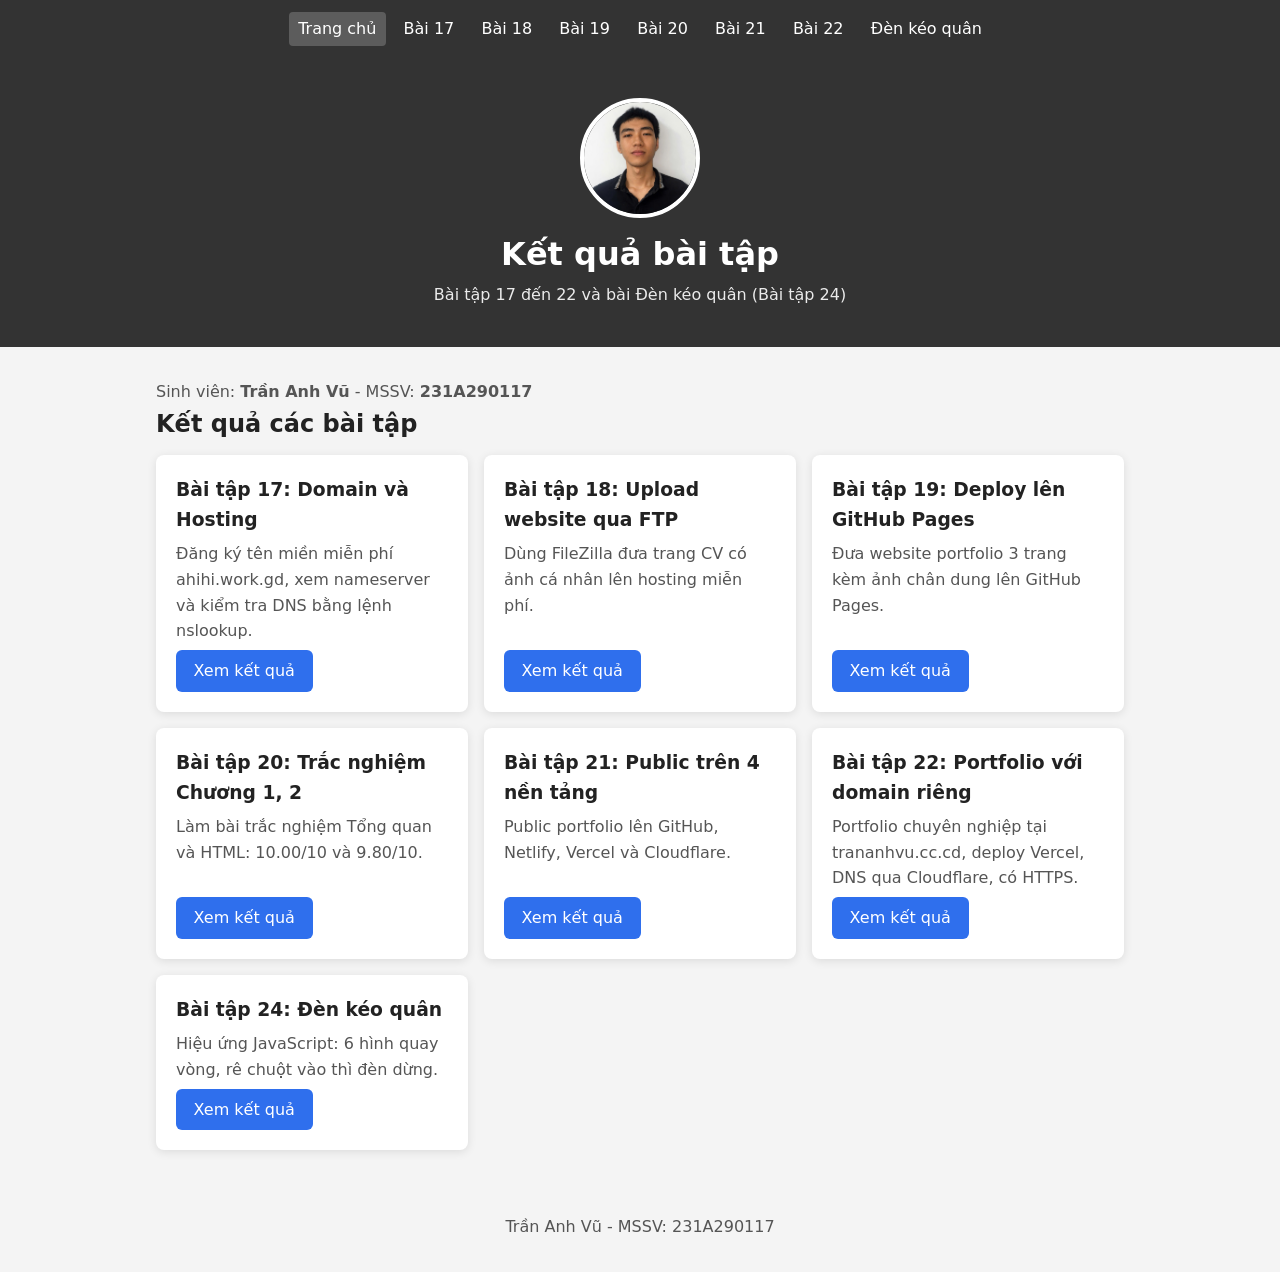
<file: index.html>
<!DOCTYPE html>
<html lang="vi">
<head>
    <meta charset="UTF-8">
    <meta name="viewport" content="width=device-width, initial-scale=1.0">
    <title>Kết quả bài tập - Trần Anh Vũ</title>
    <link rel="stylesheet" href="css/style.css">
</head>
<body>
    <nav>
        <a href="index.html" aria-current="page">Trang chủ</a>
        <a href="bai17.html">Bài 17</a>
        <a href="bai18.html">Bài 18</a>
        <a href="bai19.html">Bài 19</a>
        <a href="bai20.html">Bài 20</a>
        <a href="bai21.html">Bài 21</a>
        <a href="bai22.html">Bài 22</a>
        <a href="denkeoquan.html">Đèn kéo quân</a>
    </nav>

    <header>
        <img src="images/avatar.jpg" alt="Ảnh chân dung Trần Anh Vũ" class="avatar">
        <h1>Kết quả bài tập</h1>
        <p>Bài tập 17 đến 22 và bài Đèn kéo quân (Bài tập 24)</p>
    </header>

    <main>
        <p class="meta">Sinh viên: <strong><span class="student-name"></span></strong> - MSSV: <strong><span class="student-id"></span></strong></p>
        <h2>Kết quả các bài tập</h2>
        <div class="grid">
            <article class="card">
                <h3>Bài tập 17: Domain và Hosting</h3>
                <p>Đăng ký tên miền miễn phí ahihi.work.gd, xem nameserver và kiểm tra DNS bằng lệnh nslookup.</p>
                <a class="btn" href="bai17.html">Xem kết quả</a>
            </article>
            <article class="card">
                <h3>Bài tập 18: Upload website qua FTP</h3>
                <p>Dùng FileZilla đưa trang CV có ảnh cá nhân lên hosting miễn phí.</p>
                <a class="btn" href="bai18.html">Xem kết quả</a>
            </article>
            <article class="card">
                <h3>Bài tập 19: Deploy lên GitHub Pages</h3>
                <p>Đưa website portfolio 3 trang kèm ảnh chân dung lên GitHub Pages.</p>
                <a class="btn" href="bai19.html">Xem kết quả</a>
            </article>
            <article class="card">
                <h3>Bài tập 20: Trắc nghiệm Chương 1, 2</h3>
                <p>Làm bài trắc nghiệm Tổng quan và HTML: 10.00/10 và 9.80/10.</p>
                <a class="btn" href="bai20.html">Xem kết quả</a>
            </article>
            <article class="card">
                <h3>Bài tập 21: Public trên 4 nền tảng</h3>
                <p>Public portfolio lên GitHub, Netlify, Vercel và Cloudflare.</p>
                <a class="btn" href="bai21.html">Xem kết quả</a>
            </article>
            <article class="card">
                <h3>Bài tập 22: Portfolio với domain riêng</h3>
                <p>Portfolio chuyên nghiệp tại trananhvu.cc.cd, deploy Vercel, DNS qua Cloudflare, có HTTPS.</p>
                <a class="btn" href="bai22.html">Xem kết quả</a>
            </article>
            <article class="card">
                <h3>Bài tập 24: Đèn kéo quân</h3>
                <p>Hiệu ứng JavaScript: 6 hình quay vòng, rê chuột vào thì đèn dừng.</p>
                <a class="btn" href="denkeoquan.html">Xem kết quả</a>
            </article>
        </div>
    </main>

    <footer><span class="student-name"></span> - MSSV: <span class="student-id"></span></footer>

    <script src="js/config.js"></script>
    <script src="js/script.js"></script>
</body>
</html>
</file>
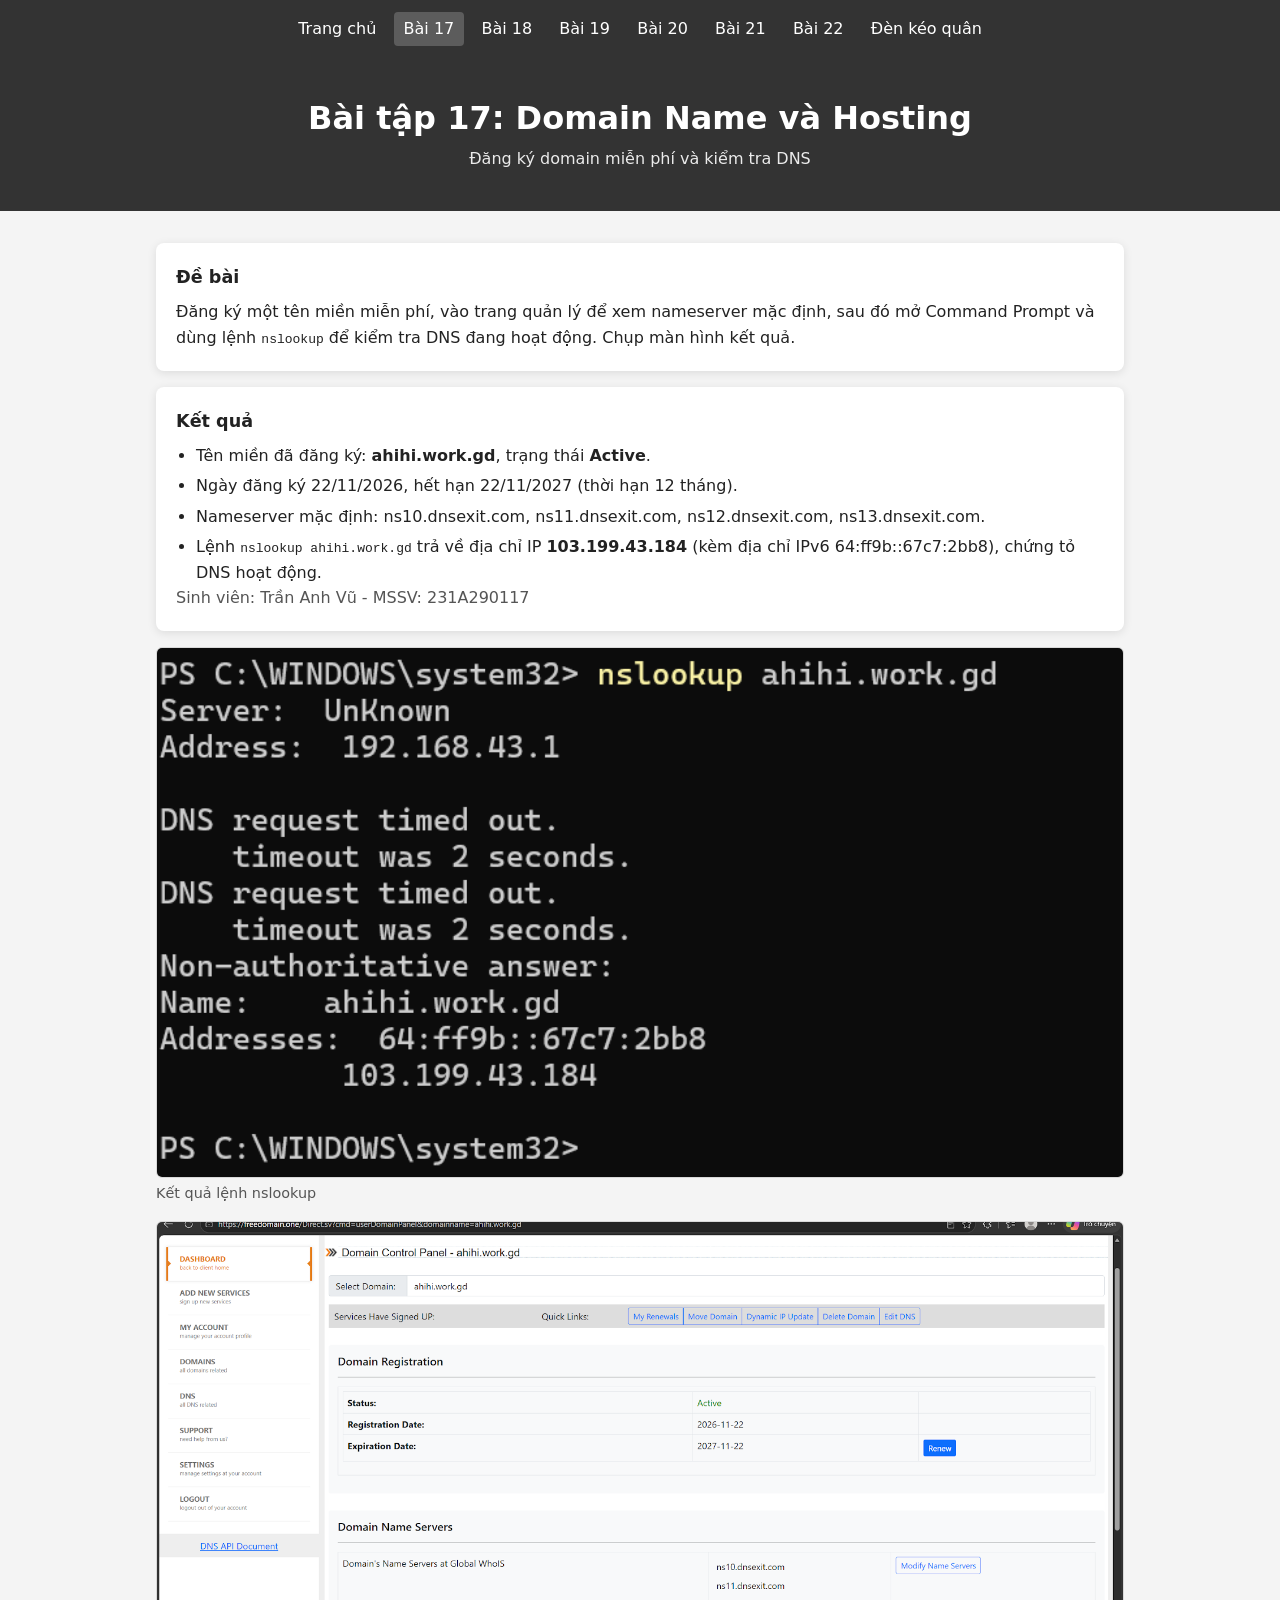
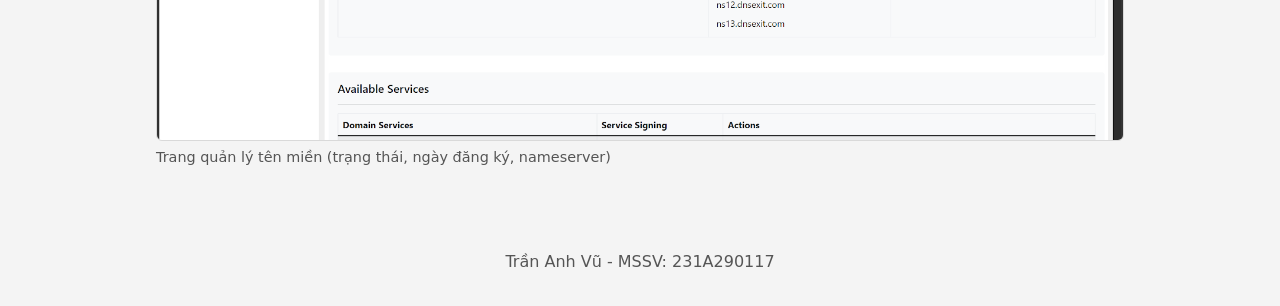
<file: bai17.html>
<!DOCTYPE html>
<html lang="vi">
<head>
    <meta charset="UTF-8">
    <meta name="viewport" content="width=device-width, initial-scale=1.0">
    <title>Bài tập 17 - Domain Name và Hosting</title>
    <link rel="stylesheet" href="css/style.css">
</head>
<body>
    <nav>
        <a href="index.html">Trang chủ</a>
        <a href="bai17.html" aria-current="page">Bài 17</a>
        <a href="bai18.html">Bài 18</a>
        <a href="bai19.html">Bài 19</a>
        <a href="bai20.html">Bài 20</a>
        <a href="bai21.html">Bài 21</a>
        <a href="bai22.html">Bài 22</a>
        <a href="denkeoquan.html">Đèn kéo quân</a>
    </nav>

    <header>
        <h1>Bài tập 17: Domain Name và Hosting</h1>
        <p>Đăng ký domain miễn phí và kiểm tra DNS</p>
    </header>

    <main>
        <div class="card">
            <h2>Đề bài</h2>
            <p>Đăng ký một tên miền miễn phí, vào trang quản lý để xem nameserver mặc định, sau đó mở Command Prompt và dùng lệnh <code>nslookup</code> để kiểm tra DNS đang hoạt động. Chụp màn hình kết quả.</p>
        </div>

        <div class="card">
            <h2>Kết quả</h2>
            <ul>
                <li>Tên miền đã đăng ký: <strong>ahihi.work.gd</strong>, trạng thái <strong>Active</strong>.</li>
                <li>Ngày đăng ký 22/11/2026, hết hạn 22/11/2027 (thời hạn 12 tháng).</li>
                <li>Nameserver mặc định: ns10.dnsexit.com, ns11.dnsexit.com, ns12.dnsexit.com, ns13.dnsexit.com.</li>
                <li>Lệnh <code>nslookup ahihi.work.gd</code> trả về địa chỉ IP <strong>103.199.43.184</strong> (kèm địa chỉ IPv6 64:ff9b::67c7:2bb8), chứng tỏ DNS hoạt động.</li>
            </ul>
            <p class="meta">Sinh viên: <span class="student-name"></span> - MSSV: <span class="student-id"></span></p>
        </div>

        <figure>
            <img data-shot src="images/bai17-nslookup.png" alt="Kết quả lệnh nslookup ahihi.work.gd">
            <figcaption>Kết quả lệnh nslookup</figcaption>
        </figure>
        <figure>
            <img data-shot src="images/bai17-domain.png" alt="Trang quản lý tên miền ahihi.work.gd">
            <figcaption>Trang quản lý tên miền (trạng thái, ngày đăng ký, nameserver)</figcaption>
        </figure>
    </main>

    <footer><span class="student-name"></span> - MSSV: <span class="student-id"></span></footer>

    <script src="js/config.js"></script>
    <script src="js/script.js"></script>
</body>
</html>
</file>
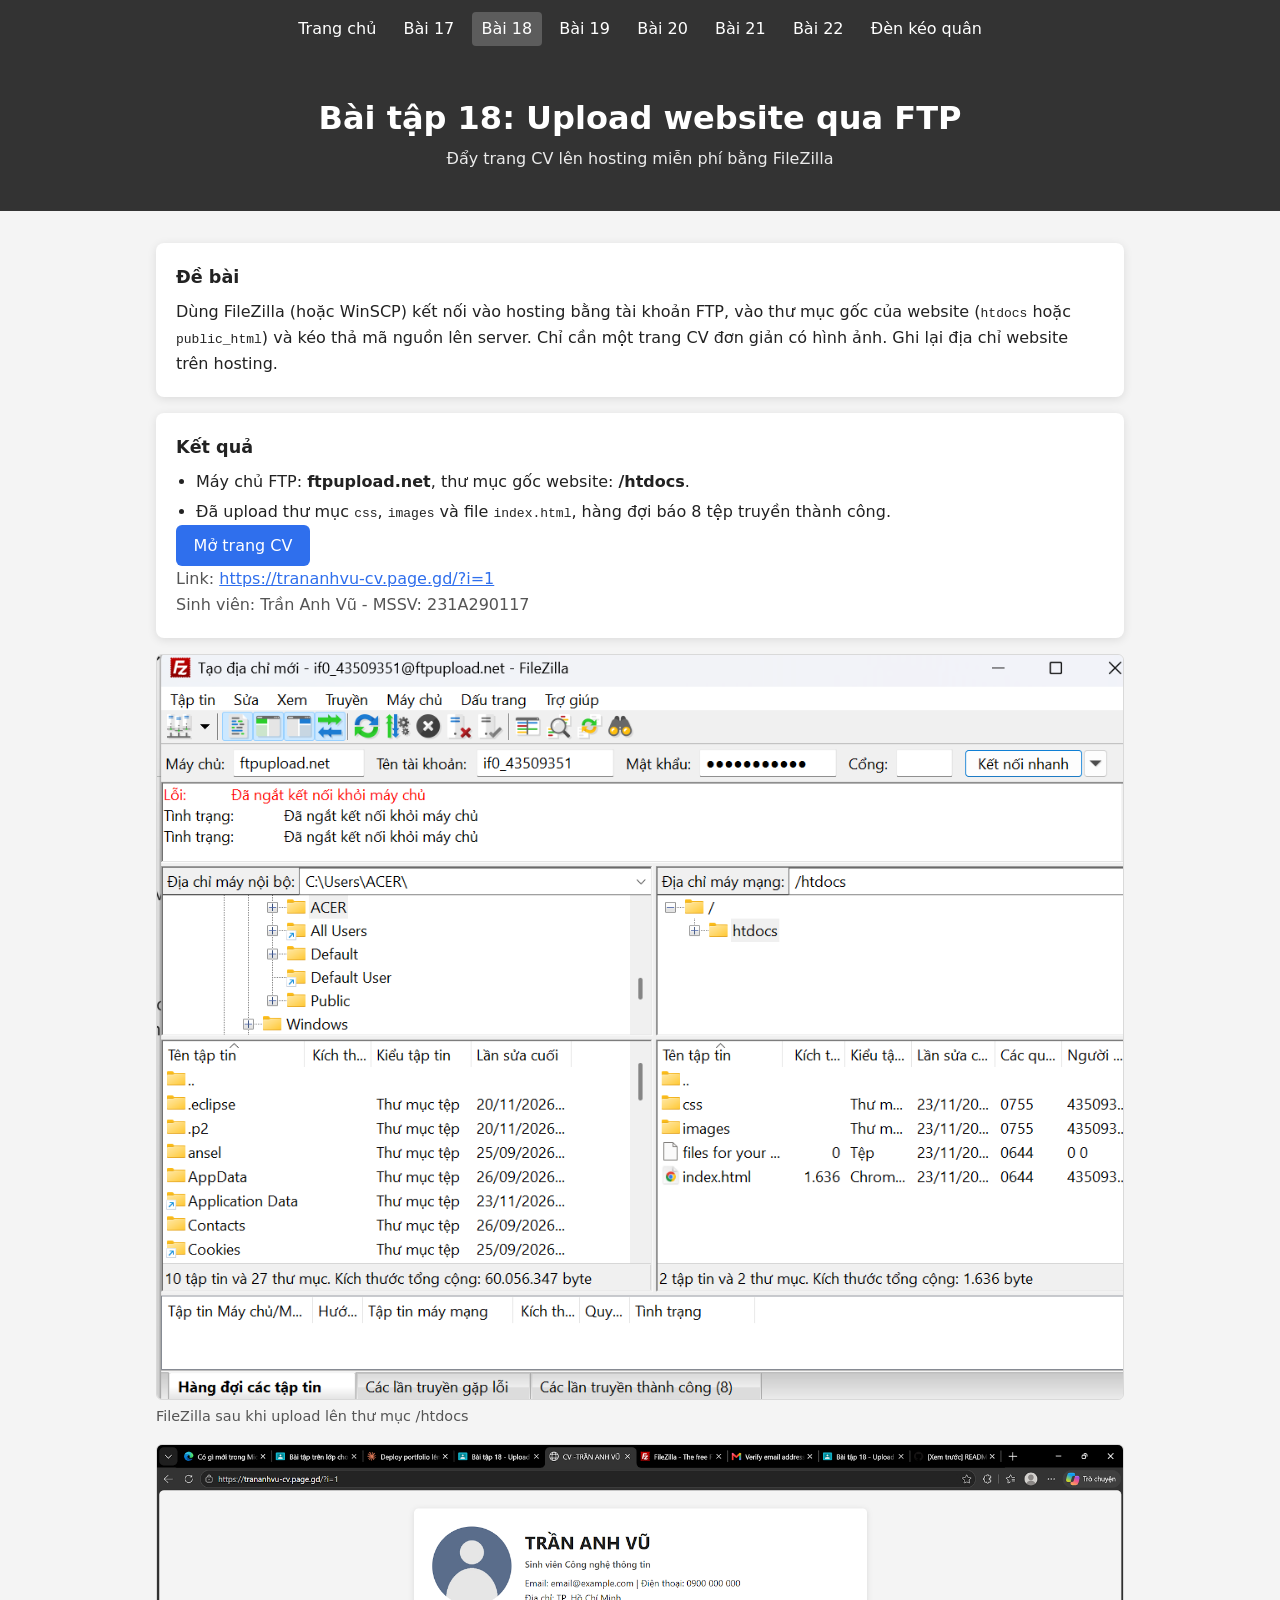
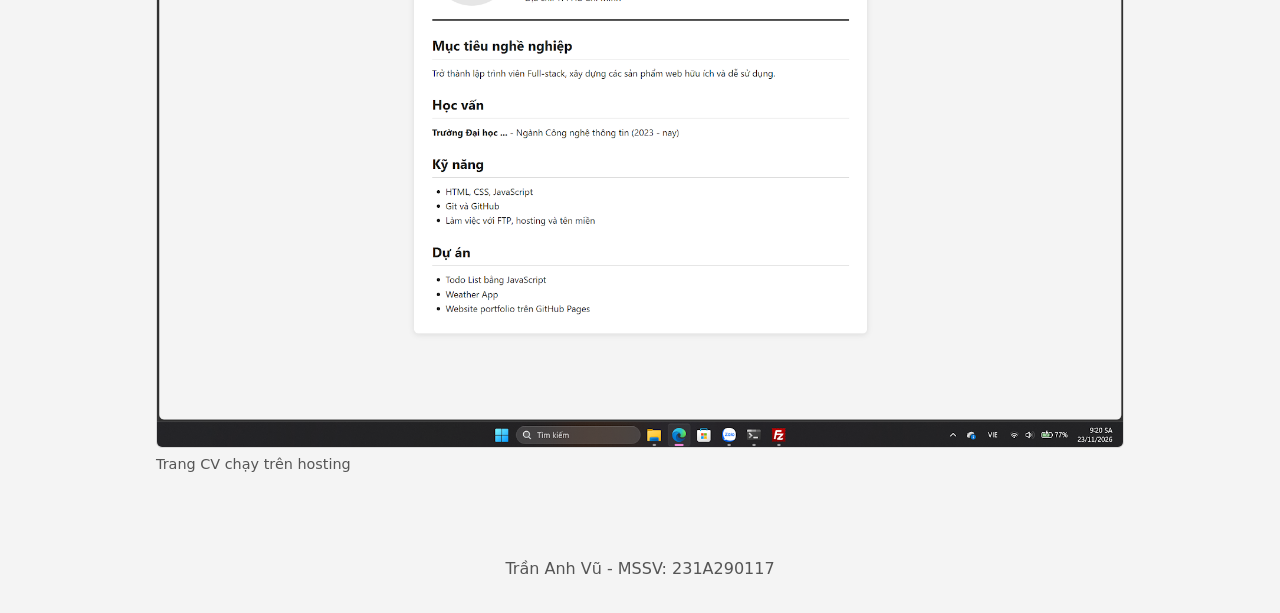
<file: bai18.html>
<!DOCTYPE html>
<html lang="vi">
<head>
    <meta charset="UTF-8">
    <meta name="viewport" content="width=device-width, initial-scale=1.0">
    <title>Bài tập 18 - Upload website qua FTP</title>
    <link rel="stylesheet" href="css/style.css">
</head>
<body>
    <nav>
        <a href="index.html">Trang chủ</a>
        <a href="bai17.html">Bài 17</a>
        <a href="bai18.html" aria-current="page">Bài 18</a>
        <a href="bai19.html">Bài 19</a>
        <a href="bai20.html">Bài 20</a>
        <a href="bai21.html">Bài 21</a>
        <a href="bai22.html">Bài 22</a>
        <a href="denkeoquan.html">Đèn kéo quân</a>
    </nav>

    <header>
        <h1>Bài tập 18: Upload website qua FTP</h1>
        <p>Đẩy trang CV lên hosting miễn phí bằng FileZilla</p>
    </header>

    <main>
        <div class="card">
            <h2>Đề bài</h2>
            <p>Dùng FileZilla (hoặc WinSCP) kết nối vào hosting bằng tài khoản FTP, vào thư mục gốc của website (<code>htdocs</code> hoặc <code>public_html</code>) và kéo thả mã nguồn lên server. Chỉ cần một trang CV đơn giản có hình ảnh. Ghi lại địa chỉ website trên hosting.</p>
        </div>

        <div class="card">
            <h2>Kết quả</h2>
            <ul>
                <li>Máy chủ FTP: <strong>ftpupload.net</strong>, thư mục gốc website: <strong>/htdocs</strong>.</li>
                <li>Đã upload thư mục <code>css</code>, <code>images</code> và file <code>index.html</code>, hàng đợi báo 8 tệp truyền thành công.</li>
            </ul>
            <p><a class="btn" href="https://trananhvu-cv.page.gd/?i=1" target="_blank" rel="noopener">Mở trang CV</a></p>
            <p class="meta">Link: <a href="https://trananhvu-cv.page.gd/?i=1" target="_blank" rel="noopener">https://trananhvu-cv.page.gd/?i=1</a></p>
            <p class="meta">Sinh viên: <span class="student-name"></span> - MSSV: <span class="student-id"></span></p>
        </div>

        <figure>
            <img data-shot src="images/bai18-filezilla.png" alt="FileZilla sau khi upload">
            <figcaption>FileZilla sau khi upload lên thư mục /htdocs</figcaption>
        </figure>
        <figure>
            <img data-shot src="images/bai18-web.png" alt="Trang CV trên hosting">
            <figcaption>Trang CV chạy trên hosting</figcaption>
        </figure>
    </main>

    <footer><span class="student-name"></span> - MSSV: <span class="student-id"></span></footer>

    <script src="js/config.js"></script>
    <script src="js/script.js"></script>
</body>
</html>
</file>
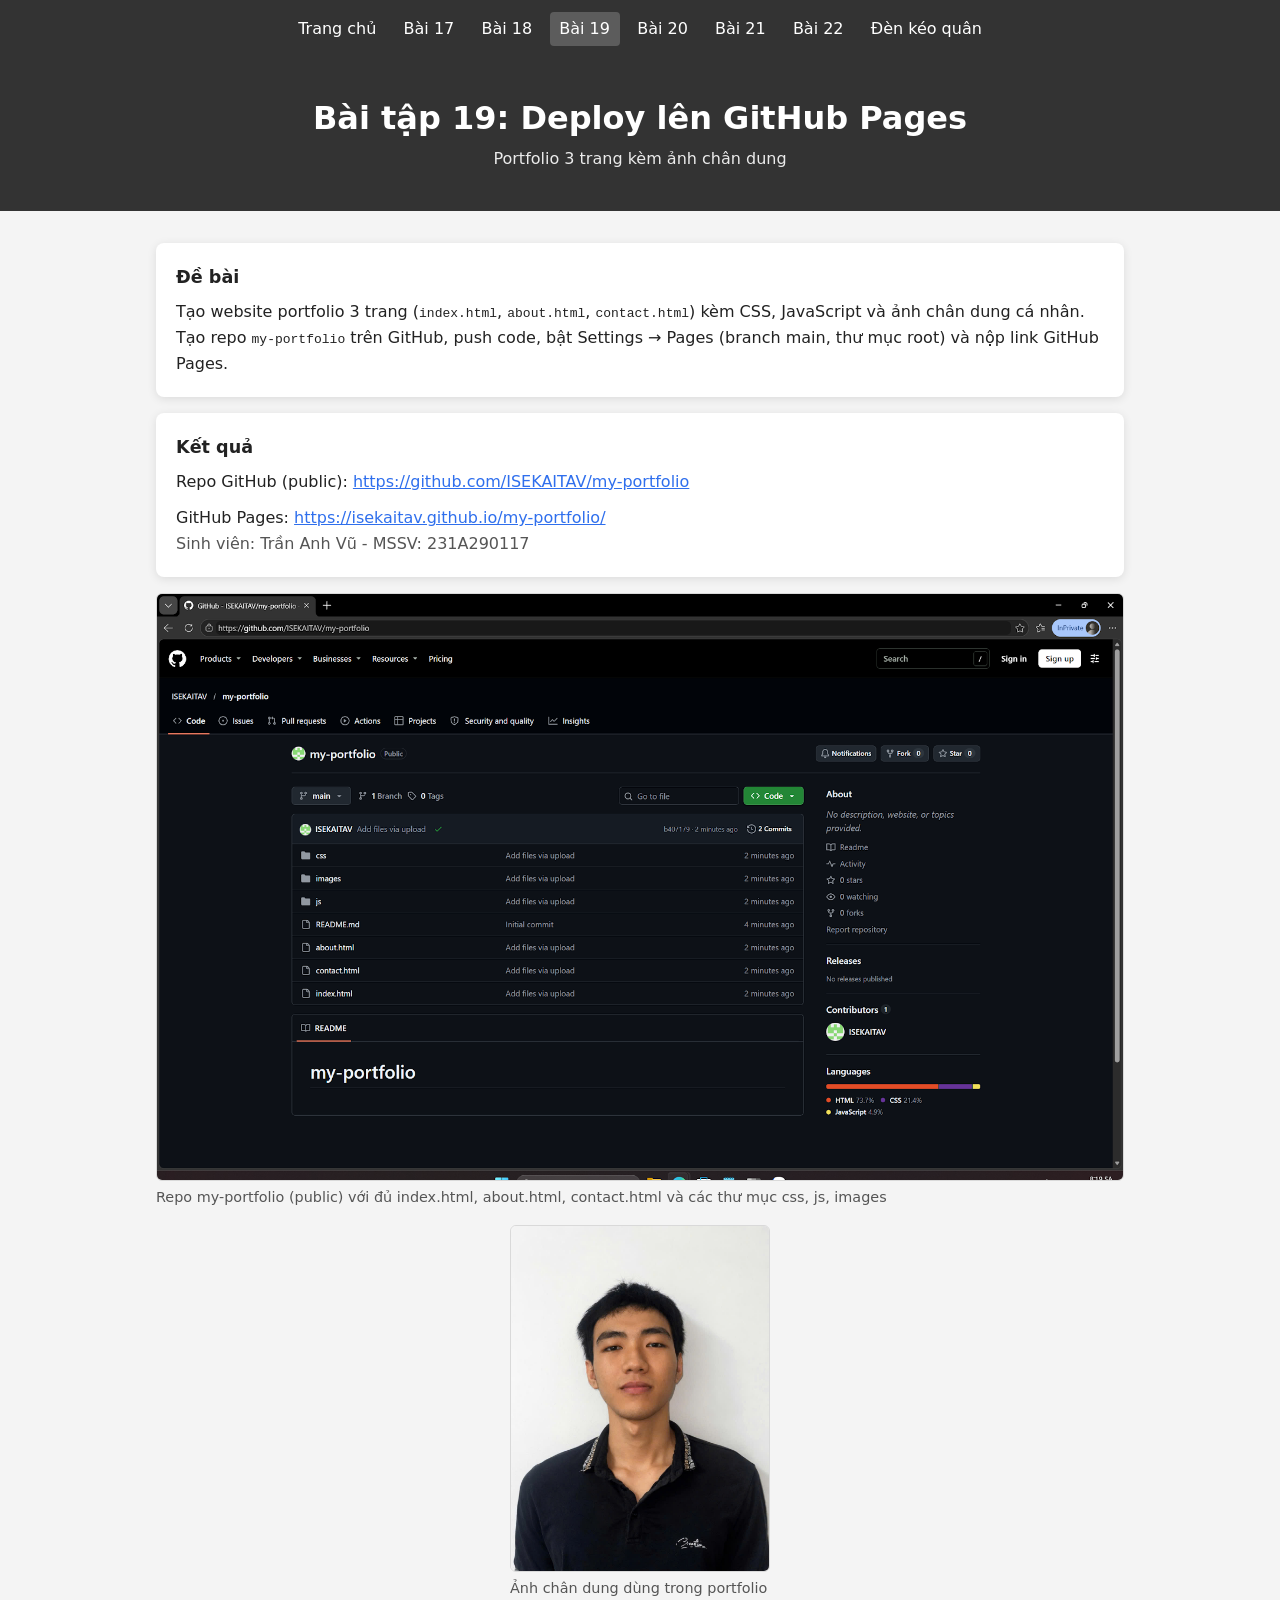
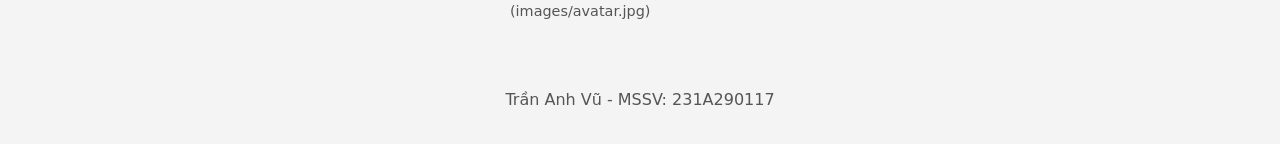
<file: bai19.html>
<!DOCTYPE html>
<html lang="vi">
<head>
    <meta charset="UTF-8">
    <meta name="viewport" content="width=device-width, initial-scale=1.0">
    <title>Bài tập 19 - Deploy lên GitHub Pages</title>
    <link rel="stylesheet" href="css/style.css">
</head>
<body>
    <nav>
        <a href="index.html">Trang chủ</a>
        <a href="bai17.html">Bài 17</a>
        <a href="bai18.html">Bài 18</a>
        <a href="bai19.html" aria-current="page">Bài 19</a>
        <a href="bai20.html">Bài 20</a>
        <a href="bai21.html">Bài 21</a>
        <a href="bai22.html">Bài 22</a>
        <a href="denkeoquan.html">Đèn kéo quân</a>
    </nav>

    <header>
        <h1>Bài tập 19: Deploy lên GitHub Pages</h1>
        <p>Portfolio 3 trang kèm ảnh chân dung</p>
    </header>

    <main>
        <div class="card">
            <h2>Đề bài</h2>
            <p>Tạo website portfolio 3 trang (<code>index.html</code>, <code>about.html</code>, <code>contact.html</code>) kèm CSS, JavaScript và ảnh chân dung cá nhân. Tạo repo <code>my-portfolio</code> trên GitHub, push code, bật Settings → Pages (branch main, thư mục root) và nộp link GitHub Pages.</p>
        </div>

        <div class="card">
            <h2>Kết quả</h2>
            <ul class="links">
                <li>Repo GitHub (public): <a href="https://github.com/ISEKAITAV/my-portfolio" target="_blank" rel="noopener">https://github.com/ISEKAITAV/my-portfolio</a></li>
                <li>GitHub Pages: <a href="https://isekaitav.github.io/my-portfolio/" target="_blank" rel="noopener">https://isekaitav.github.io/my-portfolio/</a></li>
            </ul>
            <p class="meta">Sinh viên: <span class="student-name"></span> - MSSV: <span class="student-id"></span></p>
        </div>

        <figure>
            <img data-shot src="images/bai19.png" alt="Repo my-portfolio trên GitHub">
            <figcaption>Repo my-portfolio (public) với đủ index.html, about.html, contact.html và các thư mục css, js, images</figcaption>
        </figure>
        <figure class="portrait">
            <img data-shot src="images/avatar.jpg" alt="Ảnh chân dung Trần Anh Vũ">
            <figcaption>Ảnh chân dung dùng trong portfolio (images/avatar.jpg)</figcaption>
        </figure>
    </main>

    <footer><span class="student-name"></span> - MSSV: <span class="student-id"></span></footer>

    <script src="js/config.js"></script>
    <script src="js/script.js"></script>
</body>
</html>
</file>
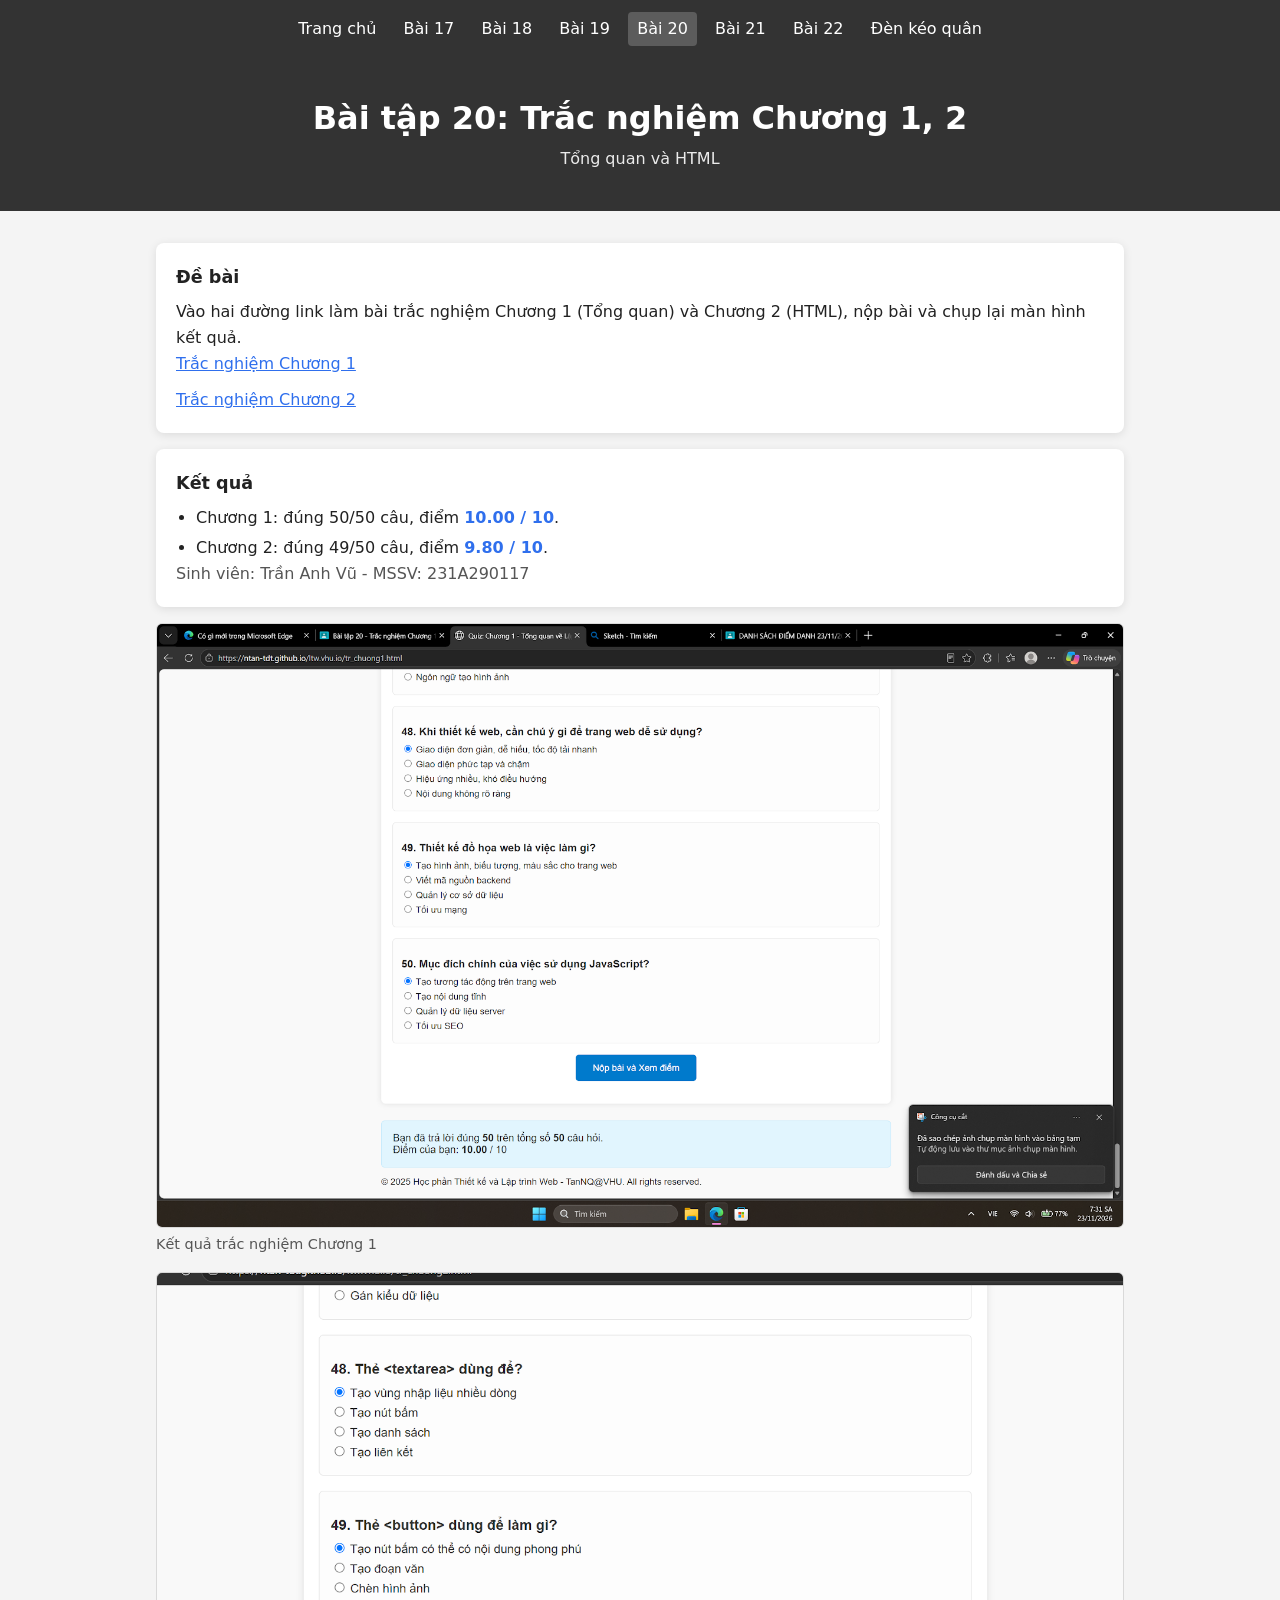
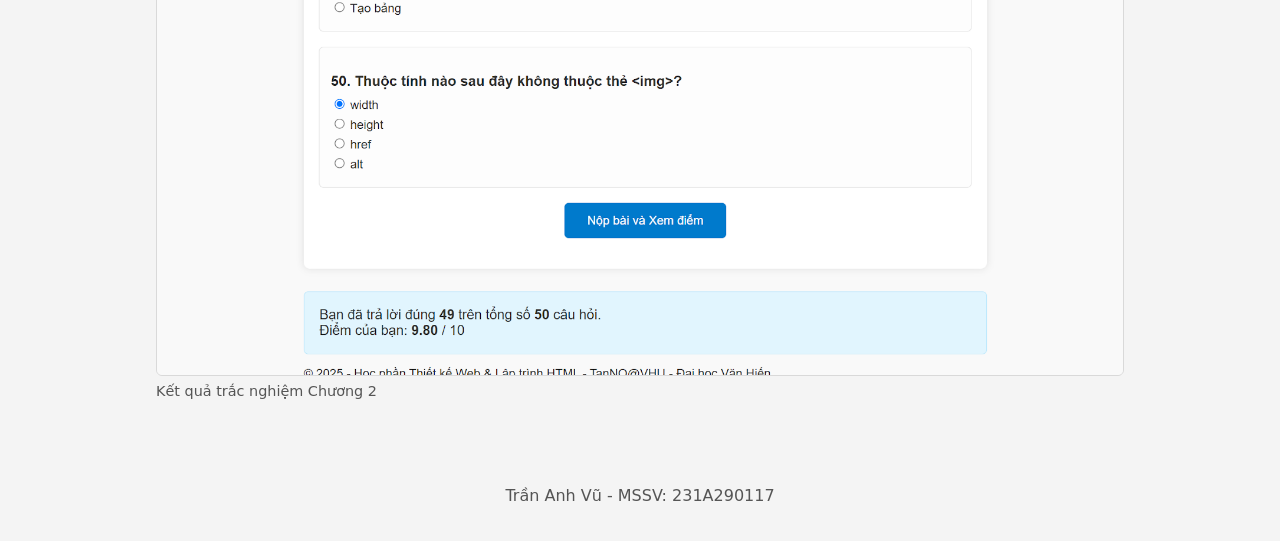
<file: bai20.html>
<!DOCTYPE html>
<html lang="vi">
<head>
    <meta charset="UTF-8">
    <meta name="viewport" content="width=device-width, initial-scale=1.0">
    <title>Bài tập 20 - Trắc nghiệm Chương 1, 2</title>
    <link rel="stylesheet" href="css/style.css">
</head>
<body>
    <nav>
        <a href="index.html">Trang chủ</a>
        <a href="bai17.html">Bài 17</a>
        <a href="bai18.html">Bài 18</a>
        <a href="bai19.html">Bài 19</a>
        <a href="bai20.html" aria-current="page">Bài 20</a>
        <a href="bai21.html">Bài 21</a>
        <a href="bai22.html">Bài 22</a>
        <a href="denkeoquan.html">Đèn kéo quân</a>
    </nav>

    <header>
        <h1>Bài tập 20: Trắc nghiệm Chương 1, 2</h1>
        <p>Tổng quan và HTML</p>
    </header>

    <main>
        <div class="card">
            <h2>Đề bài</h2>
            <p>Vào hai đường link làm bài trắc nghiệm Chương 1 (Tổng quan) và Chương 2 (HTML), nộp bài và chụp lại màn hình kết quả.</p>
            <ul class="links">
                <li><a href="https://ntan-tdt.github.io/ltw.vhu.io/tr_chuong1.html" target="_blank" rel="noopener">Trắc nghiệm Chương 1</a></li>
                <li><a href="https://ntan-tdt.github.io/ltw.vhu.io/tr_chuong2.html" target="_blank" rel="noopener">Trắc nghiệm Chương 2</a></li>
            </ul>
        </div>

        <div class="card">
            <h2>Kết quả</h2>
            <ul>
                <li>Chương 1: đúng 50/50 câu, điểm <span class="score">10.00 / 10</span>.</li>
                <li>Chương 2: đúng 49/50 câu, điểm <span class="score">9.80 / 10</span>.</li>
            </ul>
            <p class="meta">Sinh viên: <span class="student-name"></span> - MSSV: <span class="student-id"></span></p>
        </div>

        <figure>
            <img data-shot src="images/bai20-chuong1.png" alt="Kết quả trắc nghiệm Chương 1: 10.00/10">
            <figcaption>Kết quả trắc nghiệm Chương 1</figcaption>
        </figure>
        <figure>
            <img data-shot src="images/bai20-chuong2.png" alt="Kết quả trắc nghiệm Chương 2: 9.80/10">
            <figcaption>Kết quả trắc nghiệm Chương 2</figcaption>
        </figure>
    </main>

    <footer><span class="student-name"></span> - MSSV: <span class="student-id"></span></footer>

    <script src="js/config.js"></script>
    <script src="js/script.js"></script>
</body>
</html>
</file>
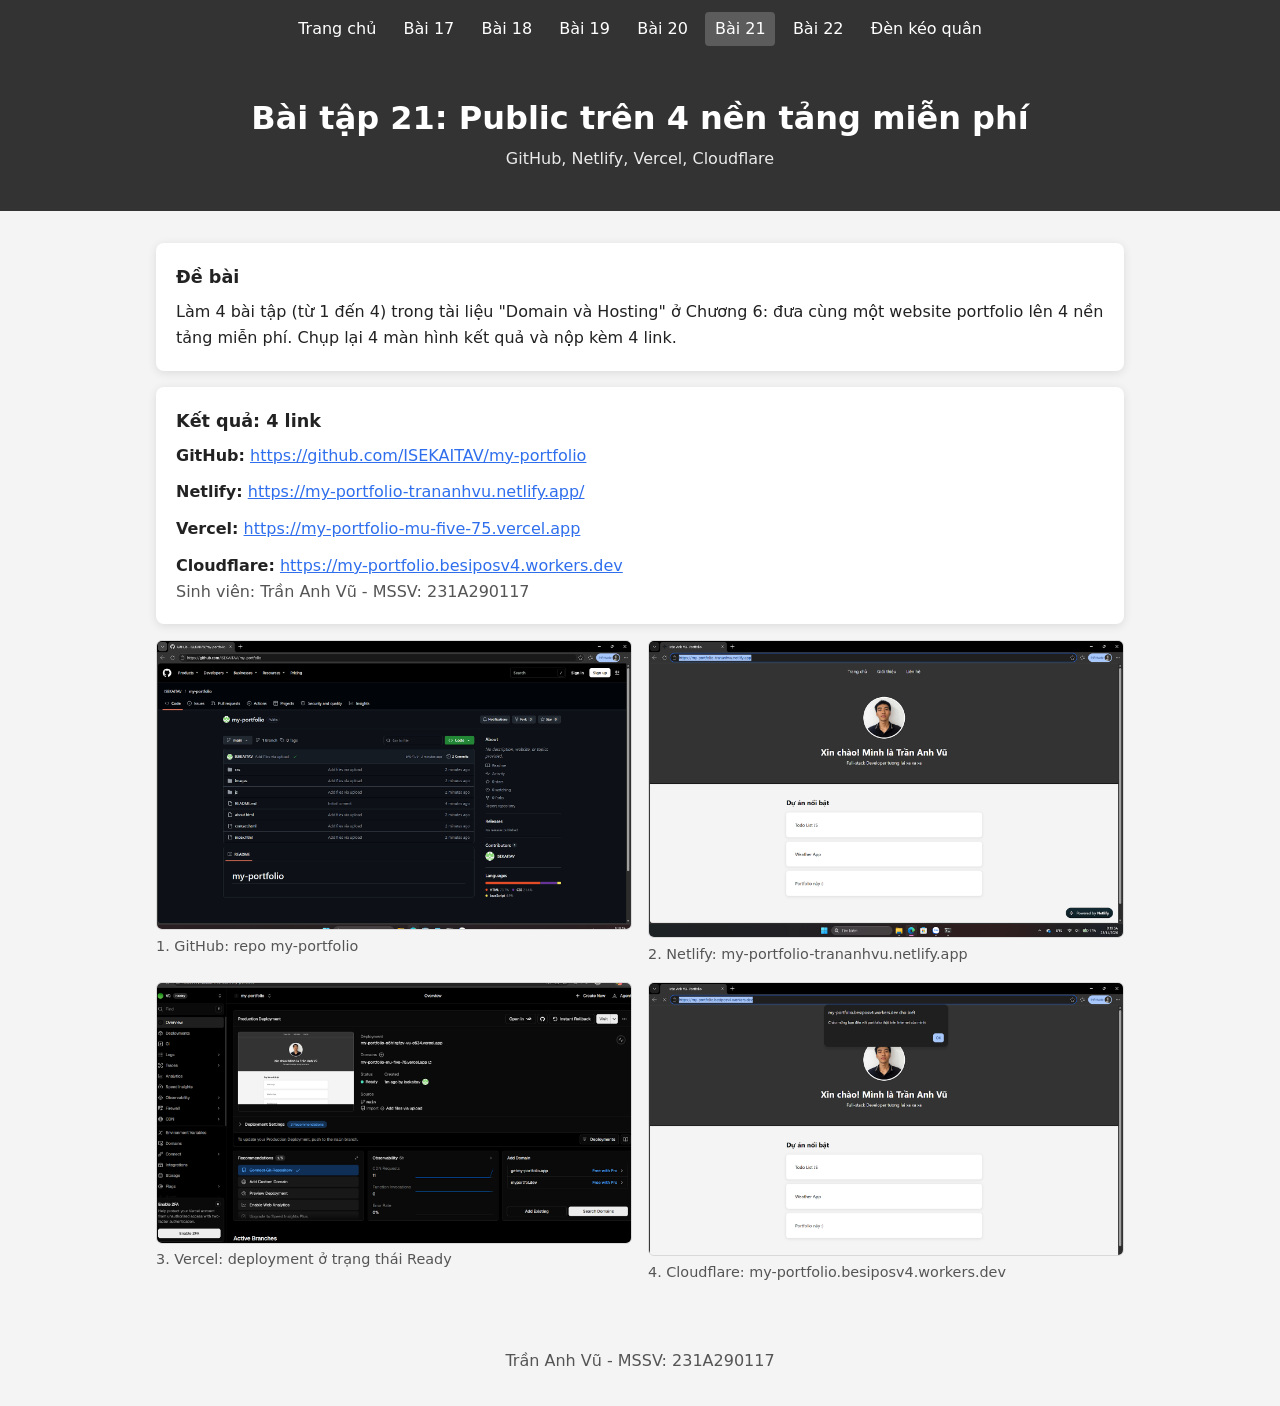
<file: bai21.html>
<!DOCTYPE html>
<html lang="vi">
<head>
    <meta charset="UTF-8">
    <meta name="viewport" content="width=device-width, initial-scale=1.0">
    <title>Bài tập 21 - Public trên 4 nền tảng miễn phí</title>
    <link rel="stylesheet" href="css/style.css">
</head>
<body>
    <nav>
        <a href="index.html">Trang chủ</a>
        <a href="bai17.html">Bài 17</a>
        <a href="bai18.html">Bài 18</a>
        <a href="bai19.html">Bài 19</a>
        <a href="bai20.html">Bài 20</a>
        <a href="bai21.html" aria-current="page">Bài 21</a>
        <a href="bai22.html">Bài 22</a>
        <a href="denkeoquan.html">Đèn kéo quân</a>
    </nav>

    <header>
        <h1>Bài tập 21: Public trên 4 nền tảng miễn phí</h1>
        <p>GitHub, Netlify, Vercel, Cloudflare</p>
    </header>

    <main>
        <div class="card">
            <h2>Đề bài</h2>
            <p>Làm 4 bài tập (từ 1 đến 4) trong tài liệu "Domain và Hosting" ở Chương 6: đưa cùng một website portfolio lên 4 nền tảng miễn phí. Chụp lại 4 màn hình kết quả và nộp kèm 4 link.</p>
        </div>

        <div class="card">
            <h2>Kết quả: 4 link</h2>
            <ul class="links">
                <li><strong>GitHub:</strong> <a href="https://github.com/ISEKAITAV/my-portfolio" target="_blank" rel="noopener">https://github.com/ISEKAITAV/my-portfolio</a></li>
                <li><strong>Netlify:</strong> <a href="https://my-portfolio-trananhvu.netlify.app/" target="_blank" rel="noopener">https://my-portfolio-trananhvu.netlify.app/</a></li>
                <li><strong>Vercel:</strong> <a href="https://my-portfolio-mu-five-75.vercel.app" target="_blank" rel="noopener">https://my-portfolio-mu-five-75.vercel.app</a></li>
                <li><strong>Cloudflare:</strong> <a href="https://my-portfolio.besiposv4.workers.dev" target="_blank" rel="noopener">https://my-portfolio.besiposv4.workers.dev</a></li>
            </ul>
            <p class="meta">Sinh viên: <span class="student-name"></span> - MSSV: <span class="student-id"></span></p>
        </div>

        <div class="figs two">
            <figure>
                <img data-shot src="images/bai21-github.png" alt="Repo my-portfolio trên GitHub">
                <figcaption>1. GitHub: repo my-portfolio</figcaption>
            </figure>
            <figure>
                <img data-shot src="images/bai21-netlify.png" alt="Portfolio chạy trên Netlify">
                <figcaption>2. Netlify: my-portfolio-trananhvu.netlify.app</figcaption>
            </figure>
            <figure>
                <img data-shot src="images/bai21-vercel.png" alt="Portfolio deploy trên Vercel">
                <figcaption>3. Vercel: deployment ở trạng thái Ready</figcaption>
            </figure>
            <figure>
                <img data-shot src="images/bai21-cloudflare.png" alt="Portfolio chạy trên Cloudflare">
                <figcaption>4. Cloudflare: my-portfolio.besiposv4.workers.dev</figcaption>
            </figure>
        </div>
    </main>

    <footer><span class="student-name"></span> - MSSV: <span class="student-id"></span></footer>

    <script src="js/config.js"></script>
    <script src="js/script.js"></script>
</body>
</html>
</file>
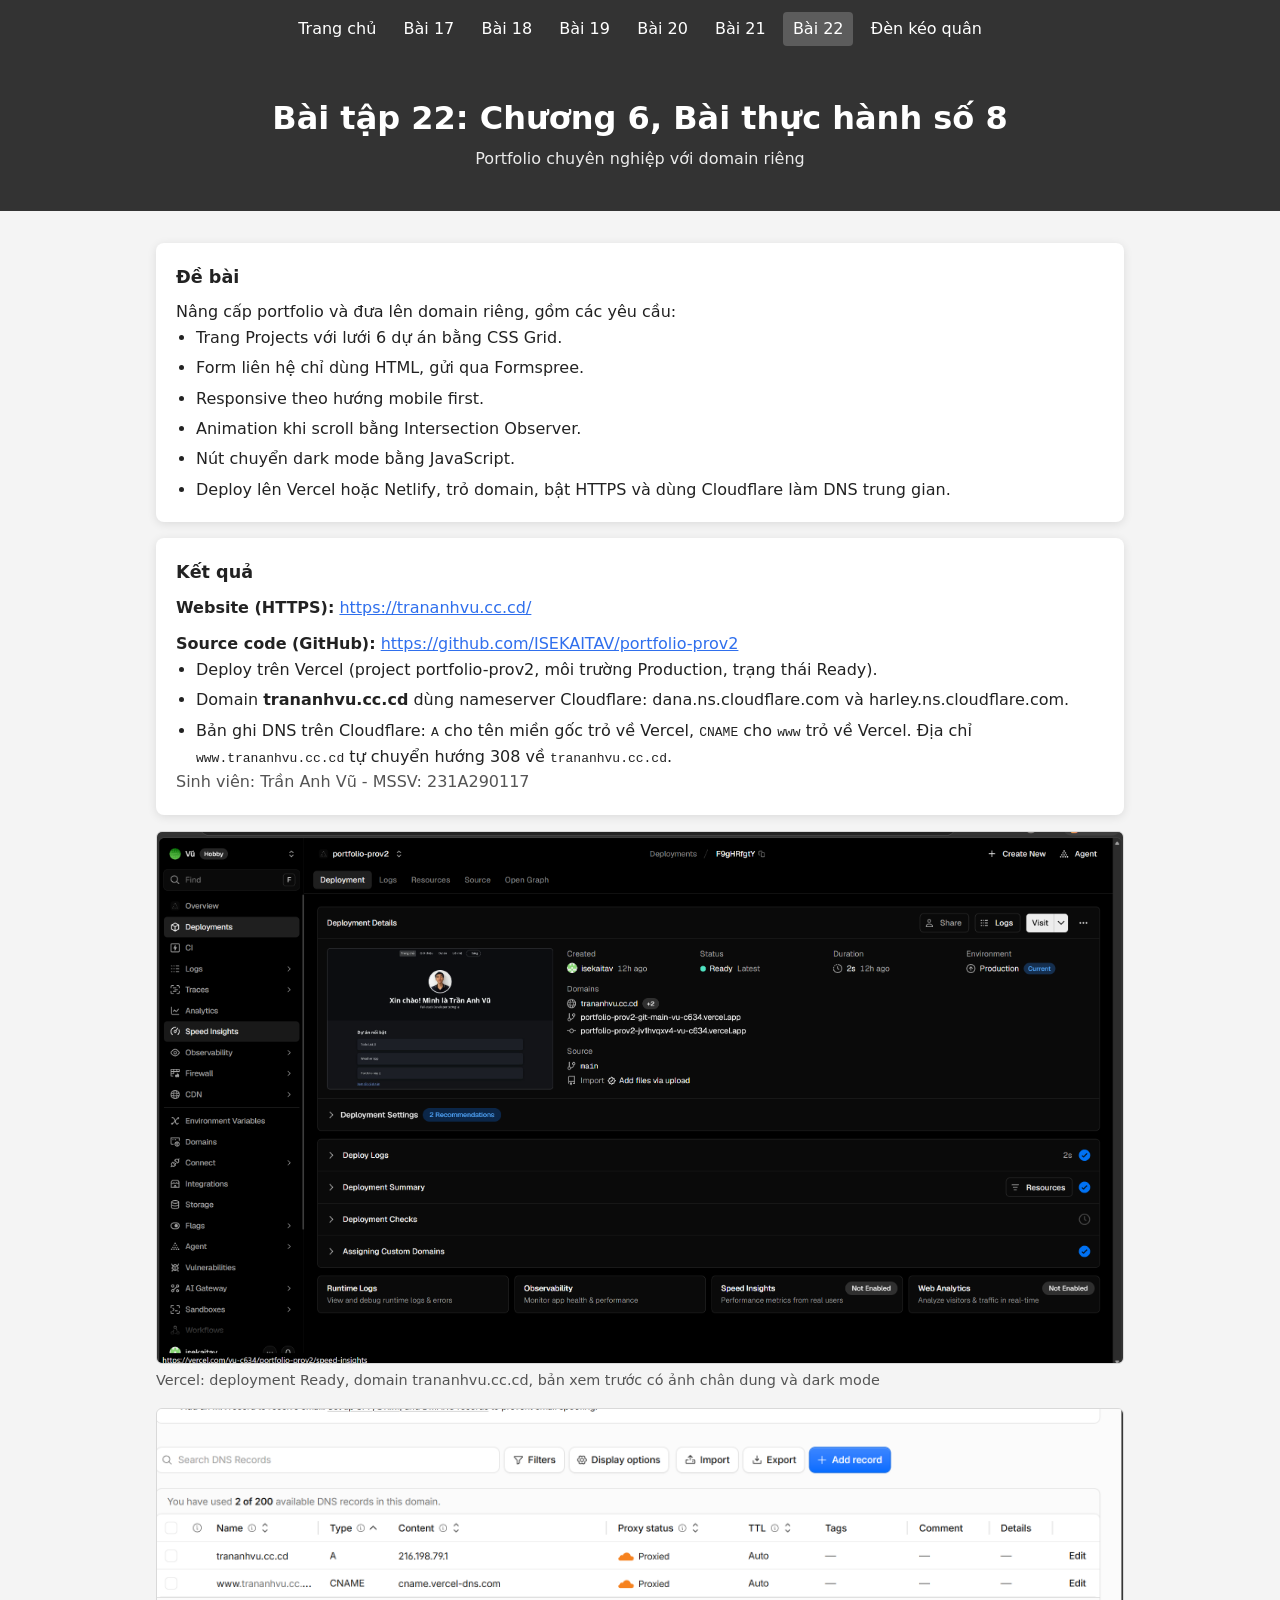
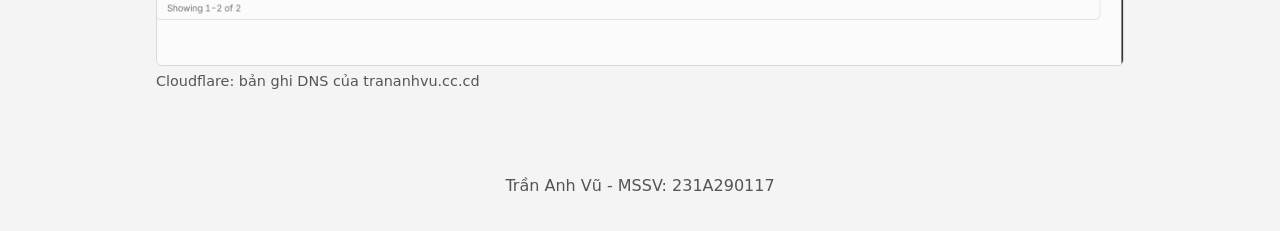
<file: bai22.html>
<!DOCTYPE html>
<html lang="vi">
<head>
    <meta charset="UTF-8">
    <meta name="viewport" content="width=device-width, initial-scale=1.0">
    <title>Bài tập 22 - Chương 6: Portfolio với domain riêng</title>
    <link rel="stylesheet" href="css/style.css">
</head>
<body>
    <nav>
        <a href="index.html">Trang chủ</a>
        <a href="bai17.html">Bài 17</a>
        <a href="bai18.html">Bài 18</a>
        <a href="bai19.html">Bài 19</a>
        <a href="bai20.html">Bài 20</a>
        <a href="bai21.html">Bài 21</a>
        <a href="bai22.html" aria-current="page">Bài 22</a>
        <a href="denkeoquan.html">Đèn kéo quân</a>
    </nav>

    <header>
        <h1>Bài tập 22: Chương 6, Bài thực hành số 8</h1>
        <p>Portfolio chuyên nghiệp với domain riêng</p>
    </header>

    <main>
        <div class="card">
            <h2>Đề bài</h2>
            <p>Nâng cấp portfolio và đưa lên domain riêng, gồm các yêu cầu:</p>
            <ul>
                <li>Trang Projects với lưới 6 dự án bằng CSS Grid.</li>
                <li>Form liên hệ chỉ dùng HTML, gửi qua Formspree.</li>
                <li>Responsive theo hướng mobile first.</li>
                <li>Animation khi scroll bằng Intersection Observer.</li>
                <li>Nút chuyển dark mode bằng JavaScript.</li>
                <li>Deploy lên Vercel hoặc Netlify, trỏ domain, bật HTTPS và dùng Cloudflare làm DNS trung gian.</li>
            </ul>
        </div>

        <div class="card">
            <h2>Kết quả</h2>
            <ul class="links">
                <li><strong>Website (HTTPS):</strong> <a href="https://trananhvu.cc.cd/" target="_blank" rel="noopener">https://trananhvu.cc.cd/</a></li>
                <li><strong>Source code (GitHub):</strong> <a href="https://github.com/ISEKAITAV/portfolio-prov2" target="_blank" rel="noopener">https://github.com/ISEKAITAV/portfolio-prov2</a></li>
            </ul>
            <ul>
                <li>Deploy trên Vercel (project portfolio-prov2, môi trường Production, trạng thái Ready).</li>
                <li>Domain <strong>trananhvu.cc.cd</strong> dùng nameserver Cloudflare: dana.ns.cloudflare.com và harley.ns.cloudflare.com.</li>
                <li>Bản ghi DNS trên Cloudflare: <code>A</code> cho tên miền gốc trỏ về Vercel, <code>CNAME</code> cho <code>www</code> trỏ về Vercel. Địa chỉ <code>www.trananhvu.cc.cd</code> tự chuyển hướng 308 về <code>trananhvu.cc.cd</code>.</li>
            </ul>
            <p class="meta">Sinh viên: <span class="student-name"></span> - MSSV: <span class="student-id"></span></p>
        </div>

        <figure>
            <img data-shot src="images/bai22-vercel.png" alt="Vercel: deployment portfolio-prov2 gắn domain trananhvu.cc.cd">
            <figcaption>Vercel: deployment Ready, domain trananhvu.cc.cd, bản xem trước có ảnh chân dung và dark mode</figcaption>
        </figure>
        <figure>
            <img data-shot src="images/bai22-dns.png" alt="Cloudflare: bản ghi DNS của trananhvu.cc.cd">
            <figcaption>Cloudflare: bản ghi DNS của trananhvu.cc.cd</figcaption>
        </figure>
    </main>

    <footer><span class="student-name"></span> - MSSV: <span class="student-id"></span></footer>

    <script src="js/config.js"></script>
    <script src="js/script.js"></script>
</body>
</html>
</file>
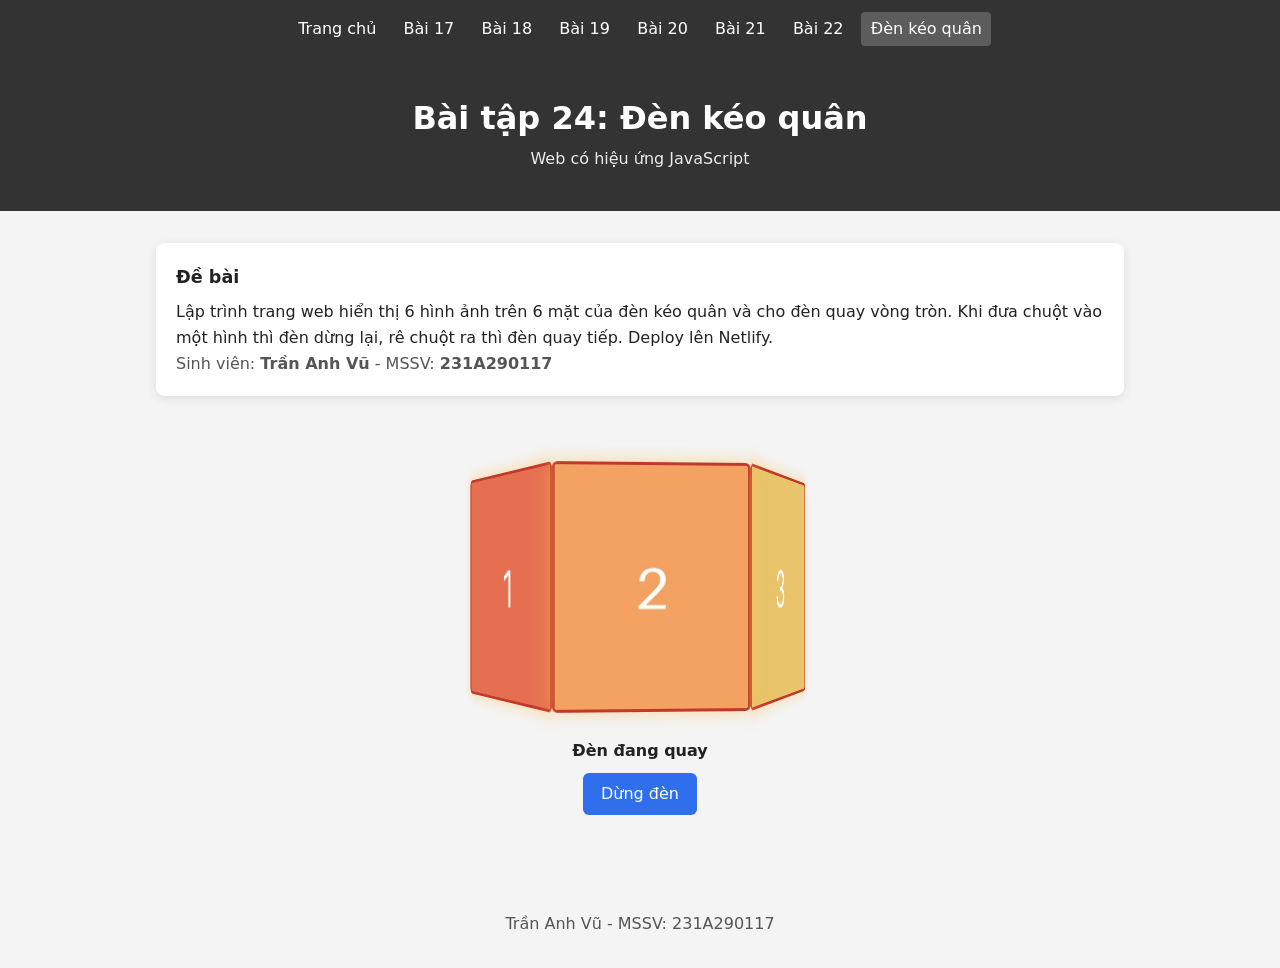
<file: denkeoquan.html>
<!DOCTYPE html>
<html lang="vi">
<head>
    <meta charset="UTF-8">
    <meta name="viewport" content="width=device-width, initial-scale=1.0">
    <title>Bài tập 24 - Đèn kéo quân</title>
    <link rel="stylesheet" href="css/style.css">
</head>
<body>
    <nav>
        <a href="index.html">Trang chủ</a>
        <a href="bai17.html">Bài 17</a>
        <a href="bai18.html">Bài 18</a>
        <a href="bai19.html">Bài 19</a>
        <a href="bai20.html">Bài 20</a>
        <a href="bai21.html">Bài 21</a>
        <a href="bai22.html">Bài 22</a>
        <a href="denkeoquan.html" aria-current="page">Đèn kéo quân</a>
    </nav>

    <header>
        <h1>Bài tập 24: Đèn kéo quân</h1>
        <p>Web có hiệu ứng JavaScript</p>
    </header>

    <main>
        <div class="card">
            <h2>Đề bài</h2>
            <p>Lập trình trang web hiển thị 6 hình ảnh trên 6 mặt của đèn kéo quân và cho đèn quay vòng tròn. Khi đưa chuột vào một hình thì đèn dừng lại, rê chuột ra thì đèn quay tiếp. Deploy lên Netlify.</p>
            <p class="meta">Sinh viên: <strong><span class="student-name"></span></strong> - MSSV: <strong><span class="student-id"></span></strong></p>
        </div>
        <div class="stage">
            <div class="scene">
                <div id="lantern">
                    <div class="face"><img src="images/den1.jpg" alt="Ảnh 1 trên đèn kéo quân" draggable="false"></div>
                    <div class="face"><img src="images/den2.jpg" alt="Ảnh 2 trên đèn kéo quân" draggable="false"></div>
                    <div class="face"><img src="images/den3.jpg" alt="Ảnh 3 trên đèn kéo quân" draggable="false"></div>
                    <div class="face"><img src="images/den4.jpg" alt="Ảnh 4 trên đèn kéo quân" draggable="false"></div>
                    <div class="face"><img src="images/den5.jpg" alt="Ảnh 5 trên đèn kéo quân" draggable="false"></div>
                    <div class="face"><img src="images/den6.jpg" alt="Ảnh 6 trên đèn kéo quân" draggable="false"></div>
                </div>
            </div>
            <div class="controls">
                <p id="status" aria-live="polite"></p>
                <button id="toggle" class="btn" type="button">Dừng đèn</button>
            </div>
        </div>
    </main>

    <footer><span class="student-name"></span> - MSSV: <span class="student-id"></span></footer>

    <script src="js/config.js"></script>
    <script src="js/script.js"></script>
    <script src="js/lantern.js"></script>
</body>
</html>
</file>
<file: css/style.css>
:root {
    --bg: #f4f4f4;
    --text: #222;
    --muted: #555;
    --card: #fff;
    --hero: #333;
    --accent: #2f6fed;
    --border: #d9d9d9;
    --shadow: 0 2px 10px rgba(0, 0, 0, 0.1);
}

* { margin: 0; padding: 0; box-sizing: border-box; }

body { font-family: 'Segoe UI', system-ui, sans-serif; line-height: 1.6; background: var(--bg); color: var(--text); }

a { color: var(--accent); }
img { max-width: 100%; display: block; }

nav { background: var(--hero); padding: 0.75rem 1rem; display: flex; flex-wrap: wrap; justify-content: center; gap: 0.25rem 0.5rem; }
nav a { color: #fff; text-decoration: none; padding: 0.25rem 0.6rem; border-radius: 4px; }
nav a:hover { text-decoration: underline; }
nav a[aria-current="page"] { background: rgba(255, 255, 255, 0.2); }

header { text-align: center; padding: 2.5rem 1rem; background: var(--hero); color: #fff; }
header h1 { font-size: 1.6rem; line-height: 1.3; }
header p { margin-top: 0.4rem; opacity: 0.9; }

main { max-width: 1000px; margin: 0 auto; padding: 2rem 1rem; }
h2 { margin-bottom: 0.75rem; }

.card { background: var(--card); padding: 1.25rem; border-radius: 8px; box-shadow: var(--shadow); margin-bottom: 1rem; }

/* Menu bài tập ở trang chủ: CSS Grid */
.grid { display: grid; grid-template-columns: 1fr; gap: 1rem; }
.grid .card { margin: 0; display: flex; flex-direction: column; gap: 0.4rem; }
.grid .card p { color: var(--muted); flex-grow: 1; }
.grid .card a.btn { align-self: flex-start; }

.btn { display: inline-block; padding: 0.5rem 1.1rem; background: var(--accent); color: #fff; text-decoration: none; border: none; border-radius: 6px; font: inherit; cursor: pointer; }
.btn:hover { filter: brightness(0.9); }

figure { margin: 1rem 0; }
figure img { width: 100%; border: 1px solid var(--border); border-radius: 6px; }
figcaption { color: var(--muted); font-size: 0.9rem; margin-top: 0.3rem; }

.shot-missing { padding: 2rem 1rem; border: 2px dashed var(--border); border-radius: 6px; text-align: center; color: var(--muted); }

.meta { color: var(--muted); }

footer { text-align: center; padding: 2rem 1rem; color: var(--muted); }

/* ---------- Đèn kéo quân ---------- */
.stage { padding: 1rem 0 2rem; }

.scene {
    --w: clamp(110px, 26vw, 200px);
    height: calc(var(--w) * 1.35);
    perspective: 900px;
    margin: 1.5rem auto 0;
    display: flex;
    justify-content: center;
    align-items: center;
}

#lantern { position: relative; width: var(--w); height: calc(var(--w) * 1.25); transform-style: preserve-3d; }

.face {
    position: absolute;
    inset: 0;
    border: 3px solid #c0392b;
    border-radius: 6px;
    background: #fff;
    overflow: hidden;
    backface-visibility: hidden;
    box-shadow: 0 0 18px rgba(255, 190, 80, 0.55);
    cursor: pointer;
}

.face img { width: 100%; height: 100%; object-fit: cover; }

.controls { text-align: center; margin-top: 1rem; display: grid; gap: 0.6rem; justify-items: center; }
#status { font-weight: 600; }

/* ---------- Trang kết quả từng bài ---------- */
.avatar { width: 120px; height: 120px; border-radius: 50%; object-fit: cover; border: 4px solid #fff; margin: 0 auto 1rem; }
.card h2 { font-size: 1.1rem; margin-bottom: 0.5rem; }
.card ul { padding-left: 1.25rem; }
.card li + li { margin-top: 0.3rem; }
.links { list-style: none; padding-left: 0 !important; display: grid; gap: 0.4rem; }
.links a { overflow-wrap: anywhere; }
.score { font-weight: 700; color: var(--accent); }
.figs { display: grid; gap: 1rem; grid-template-columns: 1fr; }
.figs figure { margin: 0; }
.portrait { max-width: 260px; margin: 0 auto; }

@media (min-width: 600px) {
    header h1 { font-size: 2rem; }
    .grid { grid-template-columns: repeat(2, 1fr); }
}

@media (min-width: 900px) {
    .grid { grid-template-columns: repeat(3, 1fr); }
    .figs.two { grid-template-columns: repeat(2, 1fr); }
}
</file>
